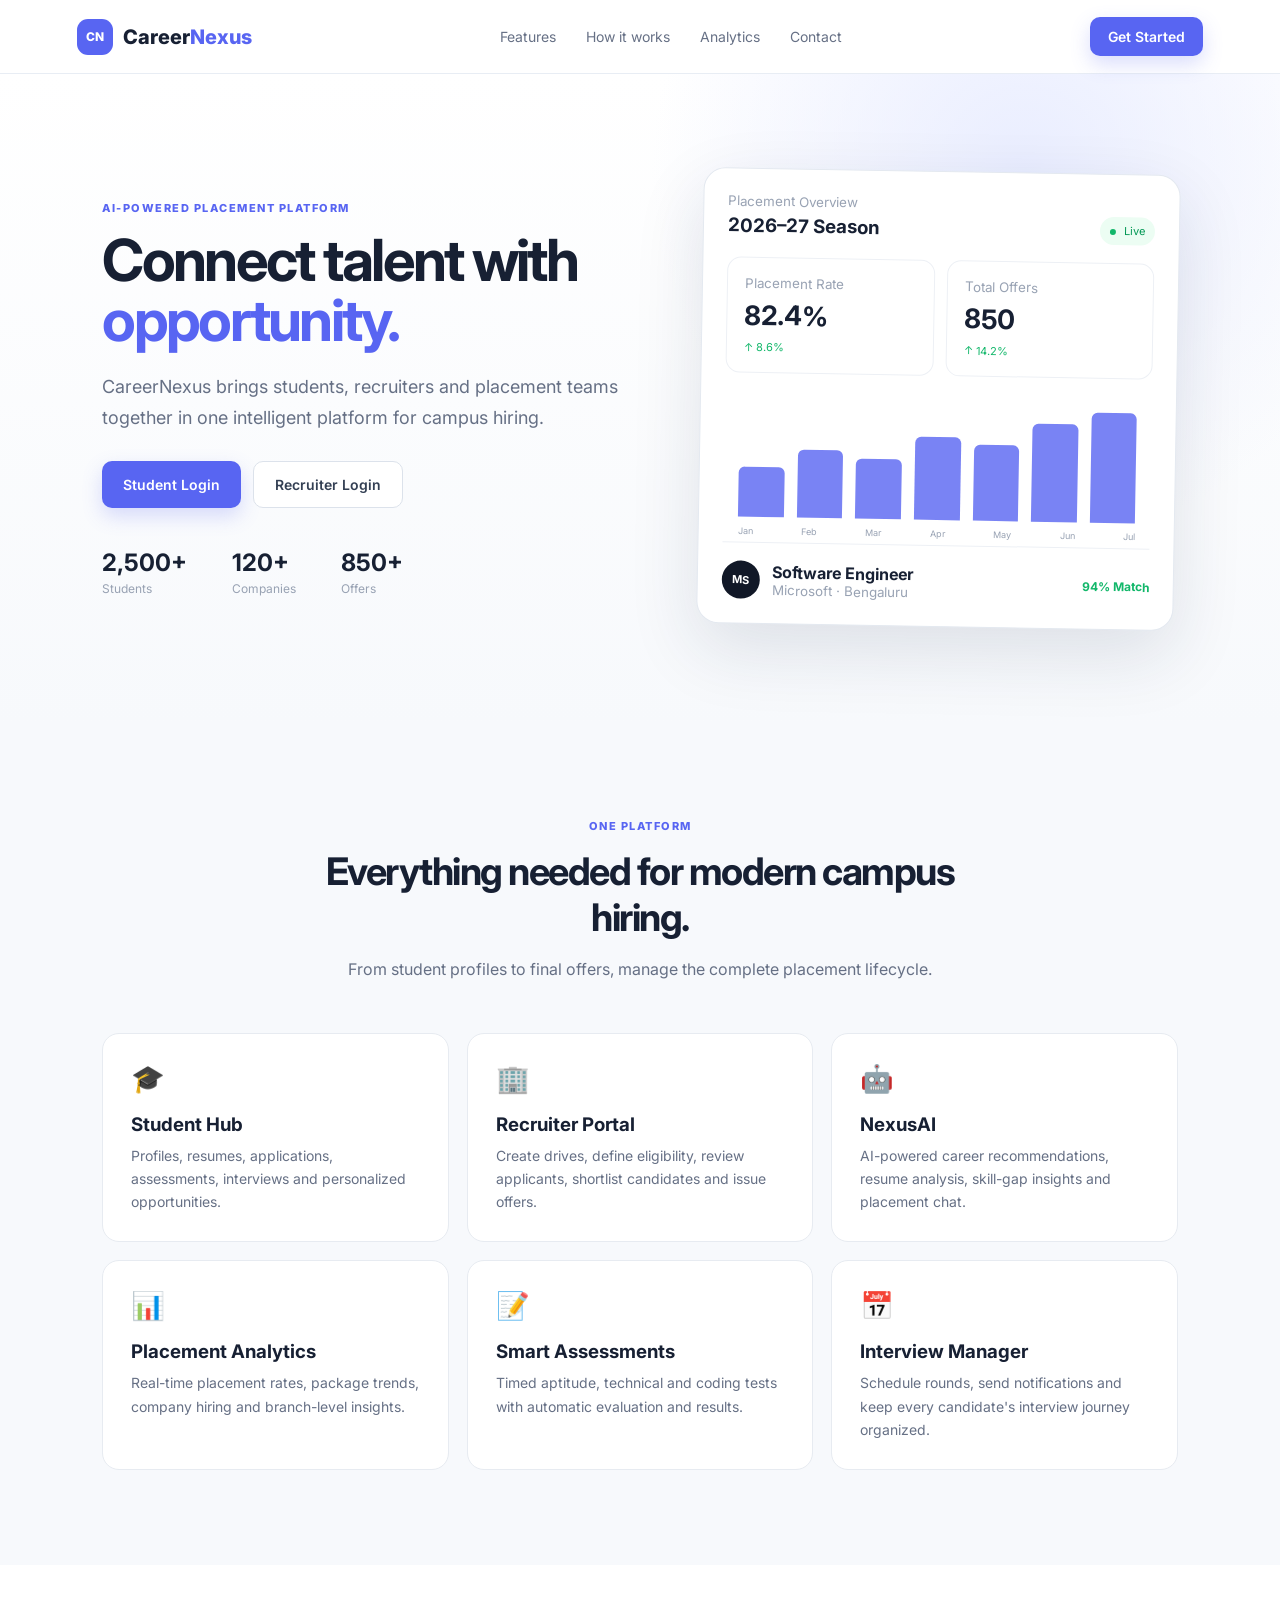
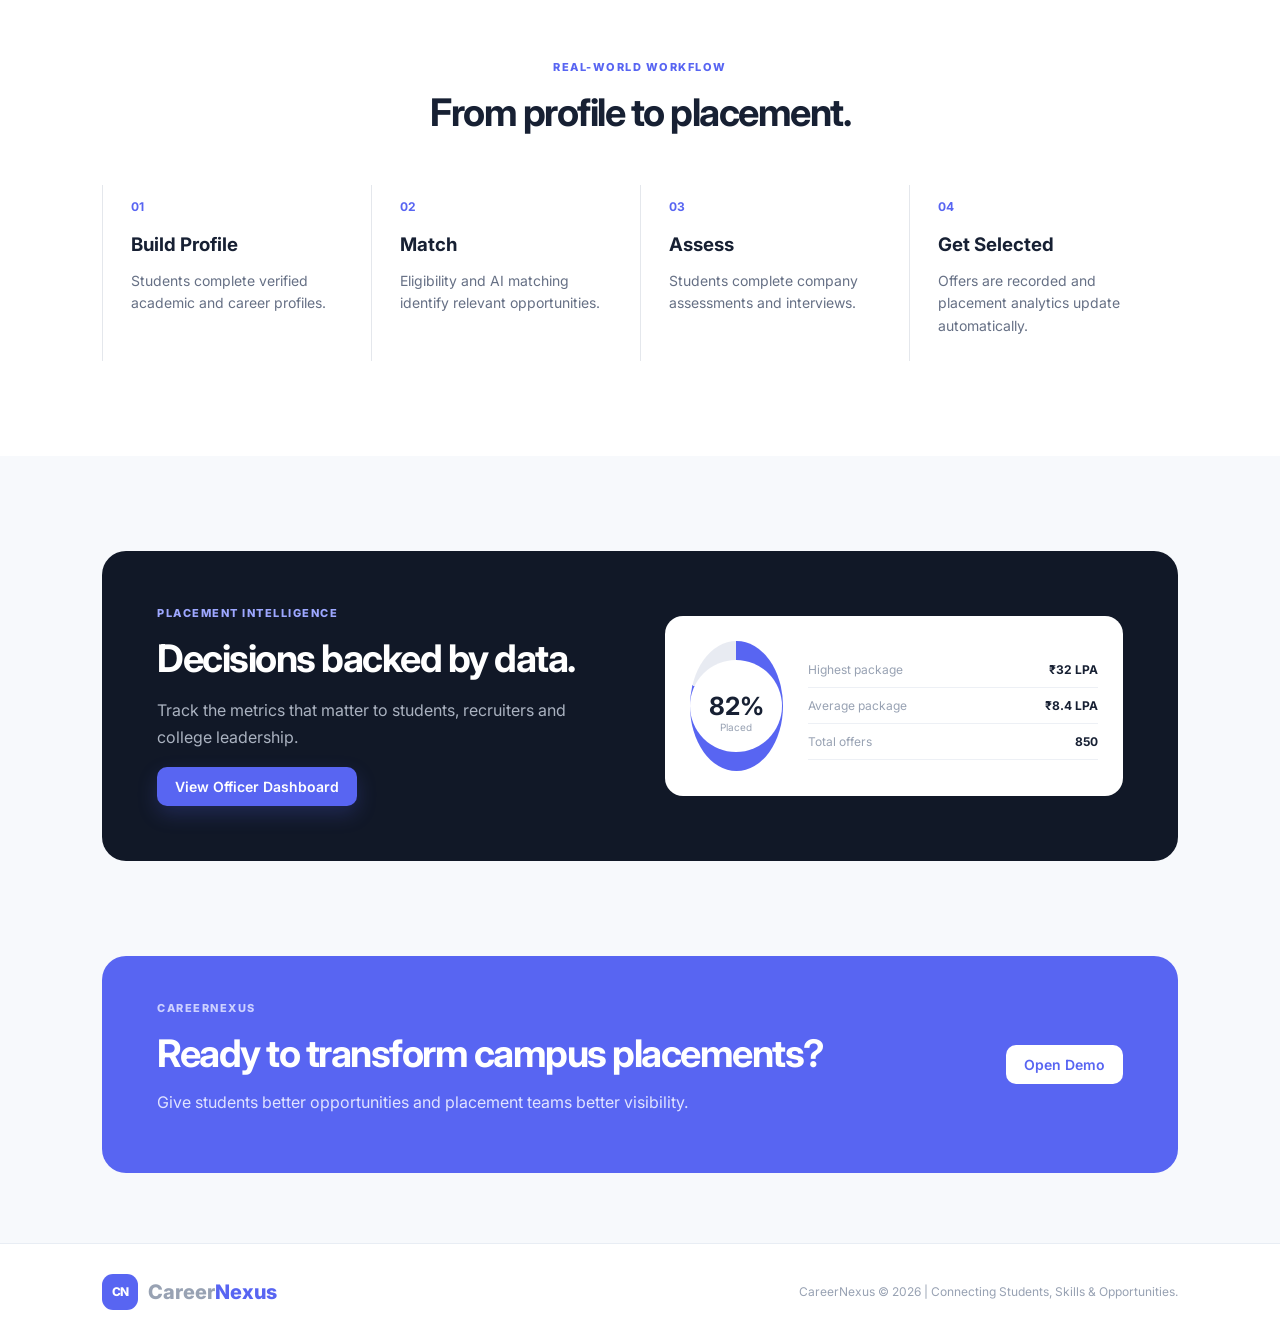
<file: index.html>
<!DOCTYPE html>
<html lang="en">
<head>
  <meta charset="UTF-8" />
  <meta name="viewport" content="width=device-width, initial-scale=1.0" />
  <meta name="description" content="CareerNexus - Connecting Students, Skills & Opportunities." />
  <title>CareerNexus | Placement Management</title>
  <link rel="preconnect" href="https://fonts.googleapis.com">
  <link rel="preconnect" href="https://fonts.gstatic.com" crossorigin>
  <link href="https://fonts.googleapis.com/css2?family=Inter:wght@400;500;600;700;800&display=swap" rel="stylesheet">
  <link rel="stylesheet" href="style.css" />
</head>
<body>
  <header class="topbar">
    <a class="brand" href="#home"><span class="brand-mark">CN</span><span>Career<span>Nexus</span></span></a>
    <nav><a href="#features">Features</a><a href="#workflow">How it works</a><a href="#analytics">Analytics</a><a href="#contact">Contact</a></nav>
    <button class="btn btn-primary" onclick="openLogin('Student')">Get Started</button>
  </header>

  <main>
    <section id="home" class="hero">
      <div class="hero-copy">
        <div class="eyebrow">AI-POWERED PLACEMENT PLATFORM</div>
        <h1>Connect talent with <span>opportunity.</span></h1>
        <p>CareerNexus brings students, recruiters and placement teams together in one intelligent platform for campus hiring.</p>
        <div class="hero-actions"><button class="btn btn-primary btn-lg" onclick="openLogin('Student')">Student Login</button><button class="btn btn-secondary btn-lg" onclick="openLogin('Recruiter')">Recruiter Login</button></div>
        <div class="trust"><div><strong>2,500+</strong><small>Students</small></div><div><strong>120+</strong><small>Companies</small></div><div><strong>850+</strong><small>Offers</small></div></div>
      </div>
      <div class="hero-dashboard">
        <div class="dashboard-head"><div><small>Placement Overview</small><h3>2026–27 Season</h3></div><span class="live"><i></i> Live</span></div>
        <div class="metric-grid"><div class="metric"><small>Placement Rate</small><strong>82.4%</strong><span class="up">↑ 8.6%</span></div><div class="metric"><small>Total Offers</small><strong>850</strong><span class="up">↑ 14.2%</span></div></div>
        <div class="chart"><div class="bars"><i style="height:42%"></i><i style="height:57%"></i><i style="height:50%"></i><i style="height:69%"></i><i style="height:63%"></i><i style="height:82%"></i><i style="height:92%"></i></div><div class="months"><span>Jan</span><span>Feb</span><span>Mar</span><span>Apr</span><span>May</span><span>Jun</span><span>Jul</span></div></div>
        <div class="match-row"><div class="avatar">MS</div><div><strong>Software Engineer</strong><small>Microsoft · Bengaluru</small></div><b>94% Match</b></div>
      </div>
    </section>

    <section id="features" class="section"><div class="section-title"><div class="eyebrow">ONE PLATFORM</div><h2>Everything needed for modern campus hiring.</h2><p>From student profiles to final offers, manage the complete placement lifecycle.</p></div>
      <div class="feature-grid">
        <article><span class="icon">🎓</span><h3>Student Hub</h3><p>Profiles, resumes, applications, assessments, interviews and personalized opportunities.</p></article>
        <article><span class="icon">🏢</span><h3>Recruiter Portal</h3><p>Create drives, define eligibility, review applicants, shortlist candidates and issue offers.</p></article>
        <article><span class="icon">🤖</span><h3>NexusAI</h3><p>AI-powered career recommendations, resume analysis, skill-gap insights and placement chat.</p></article>
        <article><span class="icon">📊</span><h3>Placement Analytics</h3><p>Real-time placement rates, package trends, company hiring and branch-level insights.</p></article>
        <article><span class="icon">📝</span><h3>Smart Assessments</h3><p>Timed aptitude, technical and coding tests with automatic evaluation and results.</p></article>
        <article><span class="icon">📅</span><h3>Interview Manager</h3><p>Schedule rounds, send notifications and keep every candidate's interview journey organized.</p></article>
      </div>
    </section>

    <section id="workflow" class="section workflow"><div class="section-title"><div class="eyebrow">REAL-WORLD WORKFLOW</div><h2>From profile to placement.</h2></div><div class="steps"><div><b>01</b><h3>Build Profile</h3><p>Students complete verified academic and career profiles.</p></div><div><b>02</b><h3>Match</h3><p>Eligibility and AI matching identify relevant opportunities.</p></div><div><b>03</b><h3>Assess</h3><p>Students complete company assessments and interviews.</p></div><div><b>04</b><h3>Get Selected</h3><p>Offers are recorded and placement analytics update automatically.</p></div></div></section>

    <section id="analytics" class="section analytics"><div class="analytics-card"><div><div class="eyebrow">PLACEMENT INTELLIGENCE</div><h2>Decisions backed by data.</h2><p>Track the metrics that matter to students, recruiters and college leadership.</p><button class="btn btn-primary" onclick="openLogin('Placement Officer')">View Officer Dashboard</button></div><div class="mini-chart"><div class="ring"><strong>82%</strong><small>Placed</small></div><ul><li><span>Highest package</span><b>₹32 LPA</b></li><li><span>Average package</span><b>₹8.4 LPA</b></li><li><span>Total offers</span><b>850</b></li></ul></div></div></section>

    <section id="contact" class="cta"><div><div class="eyebrow">CAREERNEXUS</div><h2>Ready to transform campus placements?</h2><p>Give students better opportunities and placement teams better visibility.</p></div><button class="btn btn-light" onclick="openLogin('Super Admin')">Open Demo</button></section>
  </main>

  <footer><div class="brand"><span class="brand-mark">CN</span><span>Career<span>Nexus</span></span></div><p>CareerNexus © 2026 | Connecting Students, Skills & Opportunities.</p></footer>

  <div id="loginModal" class="modal hidden"><div class="modal-box"><button class="close" onclick="closeLogin()">×</button><div class="brand"><span class="brand-mark">CN</span><span>Career<span>Nexus</span></span></div><h2 id="loginTitle">Welcome back</h2><p id="loginSubtitle">Sign in to continue.</p><form onsubmit="demoLogin(event)"><label>Email<input id="email" type="email" placeholder="you@college.edu" required></label><label>Password<input type="password" placeholder="••••••••" required></label><button class="btn btn-primary full" type="submit">Sign in</button></form><div class="demo-note">Demo interface · Connect backend authentication for production use.</div></div></div>
  <div id="toast" class="toast"></div>
  <script src="script.js"></script>
</body>
</html>
</file>
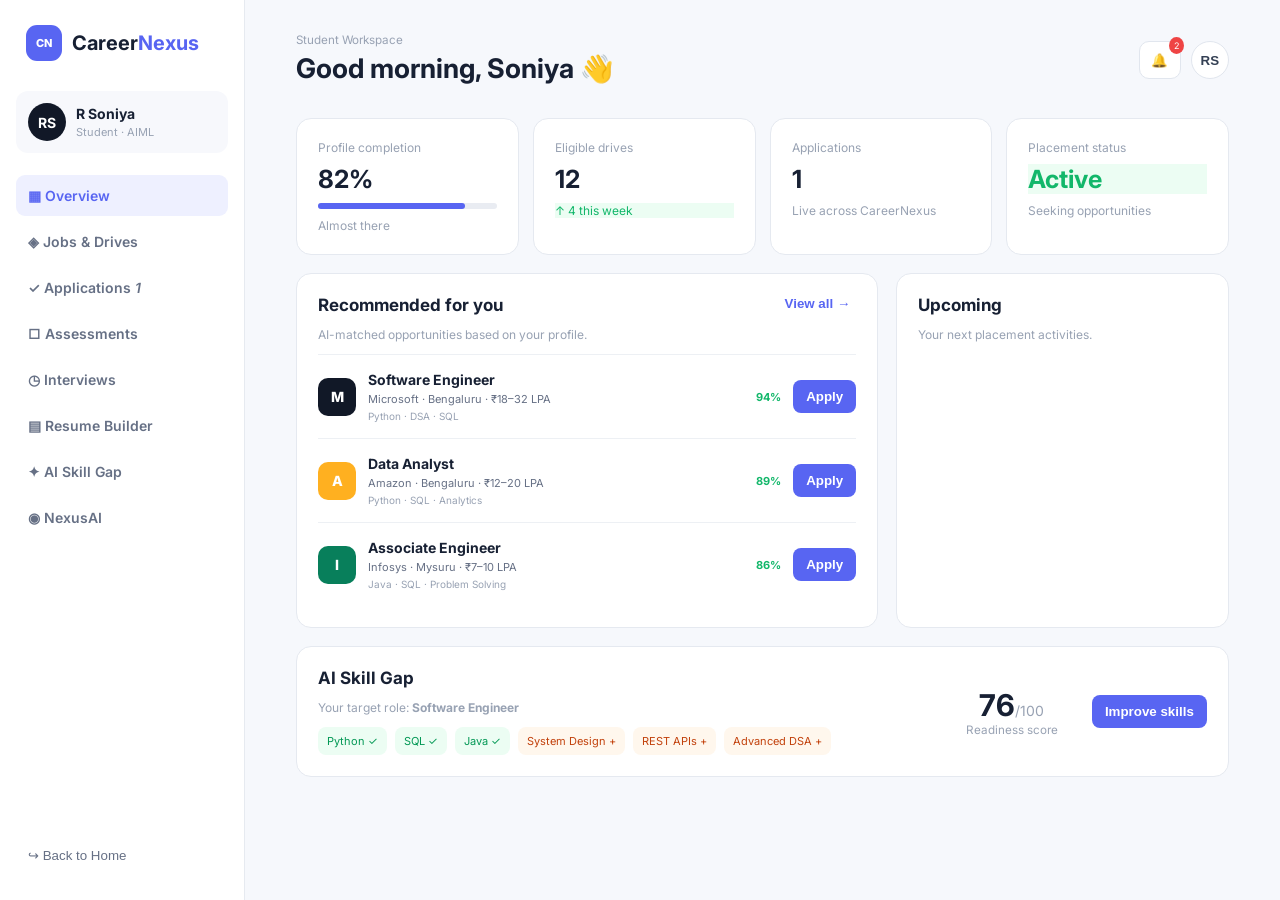
<file: dashboard.html>
<!DOCTYPE html><html lang="en"><head><meta charset="UTF-8"><meta name="viewport" content="width=device-width,initial-scale=1"><title>CareerNexus Dashboard</title><link rel="preconnect" href="https://fonts.googleapis.com"><link rel="preconnect" href="https://fonts.gstatic.com" crossorigin><link href="https://fonts.googleapis.com/css2?family=Inter:wght@400;500;600;700;800&display=swap" rel="stylesheet"><link rel="stylesheet" href="dashboard.css"></head><body><aside class="sidebar"><a class="brand" href="index.html"><span class="logo">CN</span><b>Career<span>Nexus</span></b></a><div class="profile"><div class="avatar">RS</div><div><strong>R Soniya</strong><small>Student · AIML</small></div></div><nav><a class="active" data-view="overview">▦ Overview</a><a data-view="jobs">◈ Jobs & Drives</a><a data-view="applications">✓ Applications <em id="appNavCount">0</em></a><a data-view="assessments">□ Assessments</a><a data-view="interviews">◷ Interviews</a><a data-view="resume">▤ Resume Builder</a><a data-view="skills">✦ AI Skill Gap</a><a data-view="chat">◉ NexusAI</a></nav><button class="logout" onclick="location.href='index.html'">↪ Back to Home</button></aside><main><header><div><small>Student Workspace</small><h1 id="pageTitle">Good morning, Soniya 👋</h1></div><div class="header-actions"><button class="icon-btn" onclick="showNotifications()">🔔<i id="notificationCount">0</i></button><button class="user-btn">RS</button></div></header><section id="overview" class="view active"><div class="stats"><div><span>Profile completion</span><strong>82%</strong><div class="progress"><i style="width:82%"></i></div><small>Almost there</small></div><div><span>Eligible drives</span><strong>12</strong><small class="green">↑ 4 this week</small></div><div><span>Applications</span><strong id="applicationCount">0</strong><small id="applicationSub">Live across CareerNexus</small></div><div><span>Placement status</span><strong class="green">Active</strong><small>Seeking opportunities</small></div></div><div class="grid2"><div class="card"><div class="card-head"><div><h2>Recommended for you</h2><p>AI-matched opportunities based on your profile.</p></div><button class="text-btn" onclick="switchView('jobs')">View all →</button></div><div class="job-list"><article><div class="company ms">M</div><div class="job-info"><strong>Software Engineer</strong><span>Microsoft · Bengaluru · ₹18–32 LPA</span><small>Python · DSA · SQL</small></div><b class="match">94%</b><button class="apply" data-company="Microsoft" data-job="Software Engineer" onclick="cnLiveApply(this.dataset.company,this.dataset.job,this)">Apply</button></article><article><div class="company am">A</div><div class="job-info"><strong>Data Analyst</strong><span>Amazon · Bengaluru · ₹12–20 LPA</span><small>Python · SQL · Analytics</small></div><b class="match">89%</b><button class="apply" data-company="Amazon" data-job="Data Analyst" onclick="cnLiveApply(this.dataset.company,this.dataset.job,this)">Apply</button></article><article><div class="company in">I</div><div class="job-info"><strong>Associate Engineer</strong><span>Infosys · Mysuru · ₹7–10 LPA</span><small>Java · SQL · Problem Solving</small></div><b class="match">86%</b><button class="apply" data-company="Infosys" data-job="Associate Engineer" onclick="cnLiveApply(this.dataset.company,this.dataset.job,this)">Apply</button></article></div></div><div class="card"><div class="card-head"><div><h2>Upcoming</h2><p>Your next placement activities.</p></div></div><div class="timeline" id="upcomingTimeline"></div></div></div><div class="card skill-card"><div><h2>AI Skill Gap</h2><p>Your target role: <b>Software Engineer</b></p><div class="skills"><span class="have">Python ✓</span><span class="have">SQL ✓</span><span class="have">Java ✓</span><span class="need">System Design +</span><span class="need">REST APIs +</span><span class="need">Advanced DSA +</span></div></div><div class="score"><strong>76</strong><span>/100</span><small>Readiness score</small></div><button class="btn" onclick="switchView('skills')">Improve skills</button></div></section><section id="jobs" class="view"><div class="page-head"><div><h2>Jobs & Placement Drives</h2><p>Opportunities matched to your eligibility.</p></div><input class="search" placeholder="🔎 Search jobs, companies..." oninput="filterJobs(this.value)"></div><div class="jobs-full" id="jobContainer"></div></section><section id="applications" class="view"><div class="page-head"><div><h2>My Applications</h2><p>Track your placement journey in real time.</p></div></div><div class="table card" id="applicationTable"></div></section><section id="assessments" class="view"><div class="page-head"><div><h2>Assessments</h2><p>Tests assigned by recruiters and your placement cell.</p></div></div><div class="assessment-grid" id="assessmentContainer"></div></section><section id="interviews" class="view"><div class="page-head"><div><h2>Interview Schedule</h2><p>Keep every round organized.</p></div></div><div id="interviewContainer"></div></section><section id="resume" class="view"><div class="page-head"><div><h2>Resume Builder</h2><p>Create an ATS-friendly resume from your CareerNexus profile.</p></div><button class="btn" onclick="showToast('Resume preview generated')">Preview Resume</button></div><div class="resume-builder card"><div class="resume-side"><div class="resume-photo">RS</div><h3>R Soniya</h3><p>AIML Engineering Student</p><div class="resume-score">ATS Score <strong>87%</strong></div></div><div class="resume-form"><label>Professional headline<input value="AIML Engineering Student | Python | DSA | Machine Learning"></label><label>Summary<textarea>Engineering student passionate about AI, software development and data-driven solutions.</textarea></label><label>Skills<input value="Python, Java, DSA, SQL, Machine Learning, Git"></label><button class="btn" onclick="showToast('Resume saved successfully')">Save Resume</button></div></div></section><section id="skills" class="view"><div class="page-head"><div><h2>AI Skill Gap Analyzer</h2><p>Compare your current profile with your target role.</p></div></div><div class="skill-analysis card"><div><h3>Software Engineer</h3><p>Overall readiness</p><div class="big-score">76%</div></div><div class="skill-bars"><label>DSA <i><b style="width:82%"></b></i><em>82%</em></label><label>Python <i><b style="width:94%"></b></i><em>94%</em></label><label>System Design <i><b style="width:45%"></b></i><em>45%</em></label><label>REST APIs <i><b style="width:52%"></b></i><em>52%</em></label><label>SQL <i><b style="width:88%"></b></i><em>88%</em></label></div></div></section><section id="chat" class="view"><div class="page-head"><div><h2>NexusAI</h2><p>Your AI placement assistant.</p></div></div><div class="chat card"><div id="messages"><div class="bubble ai">Hi Soniya! 👋 I can help with company eligibility, interview preparation, resume improvement and career planning.</div></div><div class="quick"><button onclick="askAI('Which companies am I eligible for?')">Eligible companies</button><button onclick="askAI('How can I improve my resume?')">Improve resume</button><button onclick="askAI('How should I prepare for Microsoft?')">Microsoft prep</button></div><form onsubmit="sendChat(event)"><input id="chatInput" placeholder="Ask NexusAI anything about placements..." required><button class="btn">Send</button></form></div></section></main><div id="toast" class="toast"></div><div id="notificationPanel" class="notification-panel hidden"></div><script src="sync.js"></script><script src="integration.js"></script><script src="dashboard.js"></script><script src="dashboard-live.js"></script></body></html>
</file>
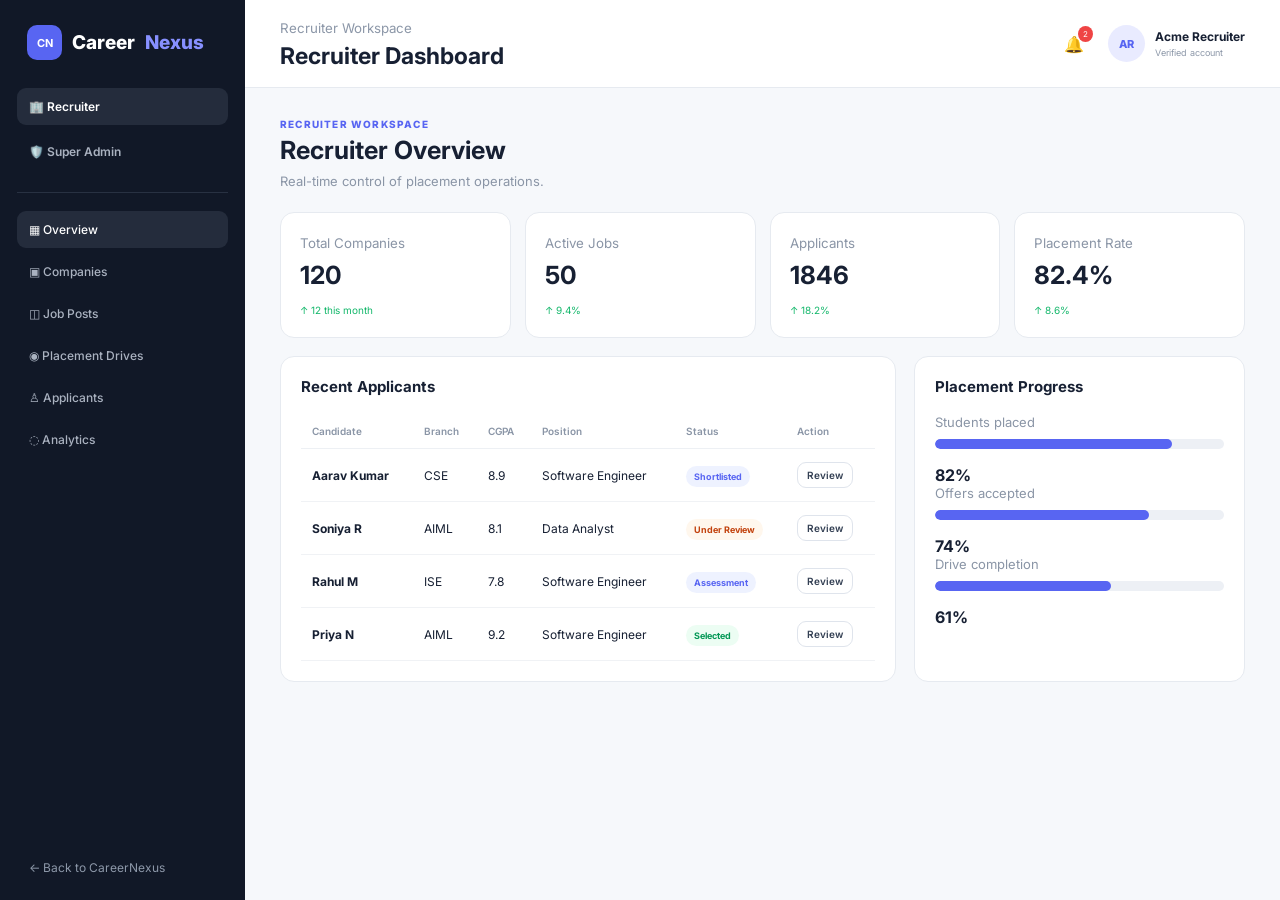
<file: portal.html>
<!DOCTYPE html><html lang="en"><head><meta charset="UTF-8"><meta name="viewport" content="width=device-width,initial-scale=1"><title>CareerNexus Portals</title><link rel="preconnect" href="https://fonts.googleapis.com"><link rel="preconnect" href="https://fonts.gstatic.com" crossorigin><link href="https://fonts.googleapis.com/css2?family=Inter:wght@400;500;600;700;800&display=swap" rel="stylesheet"><link rel="stylesheet" href="portal.css"></head><body><div class="app"><aside><a class="brand" href="index.html"><b>CN</b> Career<span>Nexus</span></a><div class="role-tabs"><button class="active" data-role="recruiter">🏢 Recruiter</button><button data-role="admin">🛡️ Super Admin</button></div><nav><button data-page="overview">▦ Overview</button><button data-page="companies">▣ Companies</button><button data-page="jobs">◫ Job Posts</button><button data-page="drives">◉ Placement Drives</button><button data-page="applicants">♙ Applicants</button><button data-page="analytics">◌ Analytics</button></nav><a class="back" href="index.html">← Back to CareerNexus</a></aside><main><header><div><small id="roleLabel">Recruiter Workspace</small><h1 id="pageTitle">Recruiter Dashboard</h1></div><div class="head-actions"><span class="notification" onclick="showLiveNotifications()">🔔 <i id="liveNotificationCount">0</i></span><div class="user"><span id="userAvatar">AR</span><div><b id="userName">Acme Recruiter</b><small>Verified account</small></div></div></div></header><div id="content"></div></main></div><div id="modal" class="modal hidden"></div><div id="toast" class="toast"></div><script src="sync.js"></script><script src="integration.js"></script><script src="portal.js"></script><script src="portal-sync.js"></script><script>function showLiveNotifications(){const d=cnLoad();show('Live Notifications',d.notifications.slice(0,8).map(n=>'<div class="check">🔔 <span>'+n.text+'</span></div>').join('')||'<p class="muted">No notifications.</p>')}function refreshLive(){document.getElementById('liveNotificationCount').textContent=cnLoad().notifications.filter(n=>!n.read).length}window.addEventListener('careernexus-sync',refreshLive);window.addEventListener('storage',refreshLive);refreshLive();const r=new URLSearchParams(location.search).get('role');if(r==='Super Admin'||r==='Placement Officer')setTimeout(()=>document.querySelector('[data-role="admin"]').click(),50);</script></body></html>
</file>
<file: style.css>
*{box-sizing:border-box}html{scroll-behavior:smooth}body{margin:0;font-family:Inter,Arial,sans-serif;color:#172033;background:#f7f9fc}a{text-decoration:none;color:inherit}.topbar{height:74px;padding:0 6%;display:flex;align-items:center;justify-content:space-between;background:rgba(255,255,255,.94);border-bottom:1px solid #e8edf4;position:sticky;top:0;z-index:20;backdrop-filter:blur(14px)}.brand{display:flex;align-items:center;gap:10px;font-weight:800;font-size:20px}.brand>span:last-child span{color:#5865f2}.brand-mark{display:grid;place-items:center;width:36px;height:36px;border-radius:11px;background:#5865f2;color:#fff;font-size:12px;letter-spacing:-.5px}nav{display:flex;gap:30px;font-size:14px;color:#667085}nav a:hover{color:#5865f2}.btn{border:0;border-radius:10px;padding:11px 18px;font:600 14px Inter;cursor:pointer;transition:.2s}.btn:hover{transform:translateY(-1px);filter:brightness(.98)}.btn-primary{background:#5865f2;color:#fff;box-shadow:0 8px 20px rgba(88,101,242,.22)}.btn-secondary{background:#fff;color:#344054;border:1px solid #dce2eb}.btn-light{background:#fff;color:#5865f2}.btn-lg{padding:14px 21px}.hero{min-height:650px;padding:90px 8%;display:grid;grid-template-columns:1.05fr .95fr;gap:70px;align-items:center;background:radial-gradient(circle at 80% 15%,#e9edff 0,transparent 32%),linear-gradient(180deg,#fff 0,#f7f9fc 100%)}.eyebrow{font-size:11px;font-weight:800;letter-spacing:1.5px;color:#5865f2;margin-bottom:15px}.hero h1{font-size:58px;line-height:1.04;letter-spacing:-2.7px;margin:0 0 22px;max-width:650px}.hero h1 span{color:#5865f2}.hero p{font-size:18px;line-height:1.7;color:#667085;max-width:600px}.hero-actions{display:flex;gap:12px;margin:28px 0 40px}.trust{display:flex;gap:45px}.trust strong{display:block;font-size:24px}.trust small{color:#98a2b3;font-size:12px}.hero-dashboard{background:#fff;border:1px solid #e4e9f0;border-radius:22px;padding:24px;box-shadow:0 25px 70px rgba(28,42,70,.12);transform:rotate(1deg)}.dashboard-head{display:flex;justify-content:space-between;align-items:center}.dashboard-head small,.metric small,.match-row small{display:block;color:#98a2b3}.dashboard-head h3{margin:5px 0 20px}.live{font-size:11px;background:#ecfdf3;color:#039855;padding:7px 10px;border-radius:20px}.live i{display:inline-block;width:6px;height:6px;border-radius:50%;background:#12b76a;margin-right:5px}.metric-grid{display:grid;grid-template-columns:1fr 1fr;gap:12px}.metric{padding:17px;border:1px solid #edf0f5;border-radius:14px}.metric strong{font-size:27px;display:block;margin:8px 0 3px}.up{font-size:11px;color:#12b76a}.chart{height:170px;padding:24px 15px 0;border-bottom:1px solid #edf0f5}.bars{height:120px;display:flex;align-items:end;gap:13px}.bars i{display:block;flex:1;border-radius:6px 6px 0 0;background:#5865f2;opacity:.8}.months{display:flex;justify-content:space-between;font-size:9px;color:#98a2b3;padding-top:8px}.match-row{display:flex;align-items:center;gap:12px;margin-top:18px}.avatar{width:38px;height:38px;border-radius:50%;display:grid;place-items:center;background:#111827;color:#fff;font-size:11px;font-weight:700}.match-row div:nth-child(2){flex:1}.match-row b{font-size:12px;color:#12b76a}.section{padding:95px 8%}.section-title{text-align:center;max-width:720px;margin:0 auto 50px}.section-title h2,.analytics-card h2,.cta h2{font-size:38px;letter-spacing:-1.5px;margin:0 0 13px}.section-title p,.analytics-card p{color:#667085;line-height:1.7}.feature-grid{display:grid;grid-template-columns:repeat(3,1fr);gap:18px}.feature-grid article{background:#fff;padding:28px;border:1px solid #e7ebf1;border-radius:17px;transition:.2s}.feature-grid article:hover{transform:translateY(-4px);box-shadow:0 15px 35px rgba(28,42,70,.08)}.icon{font-size:27px}.feature-grid h3{margin:18px 0 8px}.feature-grid p{color:#667085;font-size:14px;line-height:1.65;margin:0}.workflow{background:#fff}.steps{display:grid;grid-template-columns:repeat(4,1fr);gap:0}.steps>div{padding:10px 28px;border-left:1px solid #e4e7ec}.steps b{color:#5865f2;font-size:12px}.steps h3{margin:18px 0 8px}.steps p{color:#667085;font-size:14px;line-height:1.6}.analytics-card{max-width:1100px;margin:auto;border-radius:24px;background:#111827;color:#fff;padding:55px;display:grid;grid-template-columns:1fr 1fr;gap:50px;align-items:center}.analytics-card p{color:#aab2c0}.analytics-card .eyebrow{color:#9da7ff}.mini-chart{background:#fff;color:#172033;border-radius:18px;padding:25px;display:flex;align-items:center;gap:25px}.ring{width:130px;height:130px;border-radius:50%;background:conic-gradient(#5865f2 0 82%,#e8ebf2 82%);display:grid;place-items:center;position:relative}.ring:after{content:'';position:absolute;width:92px;height:92px;background:#fff;border-radius:50%}.ring strong,.ring small{position:absolute;z-index:1}.ring strong{font-size:25px}.ring small{margin-top:42px;font-size:10px;color:#98a2b3}.mini-chart ul{list-style:none;padding:0;margin:0;width:100%}.mini-chart li{display:flex;justify-content:space-between;padding:10px 0;border-bottom:1px solid #edf0f5;font-size:12px}.mini-chart li span{color:#98a2b3}.cta{margin:0 8% 70px;border-radius:24px;padding:45px 55px;background:#5865f2;color:#fff;display:flex;justify-content:space-between;align-items:center}.cta .eyebrow{color:#cdd1ff}.cta h2{margin-bottom:8px}.cta p{color:#e0e3ff}footer{background:#fff;border-top:1px solid #e8edf4;padding:28px 8%;display:flex;justify-content:space-between;align-items:center;color:#98a2b3;font-size:12px}.modal{position:fixed;inset:0;background:rgba(15,23,42,.5);display:grid;place-items:center;z-index:100;padding:20px}.hidden{display:none}.modal-box{background:#fff;border-radius:20px;padding:32px;width:min(420px,100%);position:relative;box-shadow:0 30px 80px rgba(0,0,0,.2)}.modal-box h2{margin:25px 0 6px}.modal-box p{color:#667085;font-size:14px;margin-top:0}.close{position:absolute;right:18px;top:15px;background:none;border:0;font-size:28px;color:#667085;cursor:pointer}.modal-box label{display:block;font-size:12px;font-weight:600;margin:17px 0}.modal-box input{display:block;width:100%;margin-top:7px;padding:12px;border:1px solid #d9dee8;border-radius:9px;font:14px Inter}.full{width:100%;margin-top:8px}.demo-note{font-size:11px;color:#98a2b3;margin-top:18px;text-align:center}.toast{position:fixed;right:25px;bottom:25px;background:#111827;color:#fff;padding:13px 18px;border-radius:10px;font-size:13px;opacity:0;transform:translateY(10px);transition:.25s;z-index:110}.toast.show{opacity:1;transform:none}@media(max-width:850px){nav{display:none}.hero{grid-template-columns:1fr;padding:65px 6%;gap:45px}.hero h1{font-size:45px}.feature-grid{grid-template-columns:1fr 1fr}.steps{grid-template-columns:1fr 1fr;gap:20px}.analytics-card{grid-template-columns:1fr;padding:35px}.cta{margin:0 6% 50px;padding:35px;gap:25px;flex-direction:column;align-items:flex-start}footer{padding:25px 6%;flex-direction:column;gap:15px}}@media(max-width:560px){.topbar{padding:0 5%}.topbar>.btn{display:none}.hero{padding:50px 5%}.hero h1{font-size:39px;letter-spacing:-1.8px}.hero-actions{flex-direction:column}.trust{gap:20px}.feature-grid{grid-template-columns:1fr}.section{padding:70px 5%}.steps{grid-template-columns:1fr}.analytics-card{padding:28px}.mini-chart{flex-direction:column}.cta{margin:0 5% 40px}.cta h2{font-size:30px}}
</file>
<file: dashboard.css>
*{box-sizing:border-box}body{margin:0;background:#f6f8fc;color:#172033;font:14px Inter,Arial,sans-serif}.sidebar{position:fixed;left:0;top:0;bottom:0;width:245px;background:#fff;border-right:1px solid #e6eaf0;padding:25px 16px;display:flex;flex-direction:column;z-index:5}.brand{display:flex;align-items:center;gap:10px;font-size:20px;margin:0 10px 30px;text-decoration:none;color:#172033}.brand span{color:#5865f2}.logo{width:36px;height:36px;border-radius:11px;background:#5865f2;color:#fff!important;display:grid;place-items:center;font-size:11px;font-weight:800}.profile{display:flex;gap:10px;align-items:center;padding:12px;background:#f7f8fc;border-radius:12px;margin-bottom:22px}.avatar,.user-btn{width:38px;height:38px;border-radius:50%;background:#111827;color:#fff;display:grid;place-items:center;font-weight:700;border:0}.profile strong,.profile small{display:block}.profile small{font-size:11px;color:#98a2b3;margin-top:3px}.sidebar nav{display:flex;flex-direction:column;gap:5px}.sidebar nav a{padding:12px;border-radius:9px;color:#667085;cursor:pointer;font-weight:600}.sidebar nav a:hover,.sidebar nav a.active{background:#eef0ff;color:#5865f2}.logout{margin-top:auto;border:0;background:none;text-align:left;padding:12px;color:#667085;cursor:pointer}main{margin-left:245px;padding:30px 4%}header{display:flex;justify-content:space-between;align-items:center;margin-bottom:28px}header small,.page-head p{color:#98a2b3}header h1{margin:5px 0;font-size:27px}.header-actions{display:flex;gap:10px}.icon-btn,.user-btn{background:#fff;color:#344054;border:1px solid #e1e6ee;position:relative}.icon-btn{width:42px;border-radius:10px}.icon-btn i{position:absolute;right:-4px;top:-5px;background:#ef4444;color:#fff;border-radius:50%;font:9px Inter;padding:3px 5px}.view{display:none}.view.active{display:block}.stats{display:grid;grid-template-columns:repeat(4,1fr);gap:14px;margin-bottom:18px}.stats>div,.card{background:#fff;border:1px solid #e5e9f0;border-radius:15px;padding:21px}.stats span,.stats small{display:block;color:#98a2b3;font-size:12px}.stats strong{font-size:25px;display:block;margin:9px 0}.progress{height:6px;background:#e9ecf2;border-radius:10px;margin:9px 0}.progress i{display:block;height:100%;background:#5865f2;border-radius:10px}.green{color:#12b76a!important}.grid2{display:grid;grid-template-columns:1.4fr .8fr;gap:18px}.card-head{display:flex;justify-content:space-between;align-items:start}.card h2{font-size:17px;margin:0}.card p{color:#98a2b3;font-size:12px}.text-btn{border:0;background:none;color:#5865f2;font-weight:700;cursor:pointer}.job-list article{display:flex;align-items:center;gap:12px;padding:16px 0;border-top:1px solid #edf0f4}.company{width:38px;height:38px;border-radius:10px;display:grid;place-items:center;color:#fff;font-weight:800}.ms{background:#111827}.am{background:#ffb020}.in{background:#087f5b}.job-info{flex:1}.job-info strong,.job-info span,.job-info small{display:block}.job-info span{font-size:11px;color:#667085;margin:4px 0}.job-info small{font-size:10px;color:#98a2b3}.match{font-size:11px;color:#12b76a}.apply,.btn{border:0;background:#5865f2;color:#fff;border-radius:8px;padding:9px 13px;font-weight:700;cursor:pointer}.timeline>div{border-left:2px solid #dfe3ff;padding:4px 0 20px 17px;margin-left:6px}.timeline b{font-size:10px;color:#5865f2}.timeline strong,.timeline span{display:block;margin-top:5px}.timeline span{font-size:11px;color:#98a2b3}.skill-card{margin-top:18px;display:flex;align-items:center;gap:30px}.skill-card>div:first-child{flex:1}.skills{display:flex;gap:8px;flex-wrap:wrap}.skills span{padding:7px 9px;border-radius:8px;font-size:11px}.have{background:#ecfdf3;color:#039855}.need{background:#fff7ed;color:#c2410c}.score{width:100px;text-align:center}.score strong{font-size:30px}.score span{color:#98a2b3}.score small{display:block;color:#98a2b3}.page-head{display:flex;justify-content:space-between;align-items:center;margin-bottom:20px}.page-head h2{font-size:25px;margin:0}.search{padding:12px 15px;border:1px solid #dce2ea;border-radius:10px;width:270px;background:#fff}.jobs-full{display:grid;grid-template-columns:repeat(2,1fr);gap:14px}.job-card{background:#fff;border:1px solid #e5e9f0;border-radius:15px;padding:20px}.job-card h3{margin:10px 0 5px}.job-card p{color:#667085}.badge,.pill{font-size:10px;padding:5px 8px;border-radius:20px}.blue{background:#eef4ff;color:#175cd3}.gray{background:#f2f4f7;color:#667085}.green{background:#ecfdf3;color:#039855}.row{display:grid;grid-template-columns:1.2fr 1.5fr 1fr .8fr;gap:10px;padding:15px 0;border-bottom:1px solid #edf0f4;align-items:center}.row:last-child{border-bottom:0}.th{font-size:11px;color:#98a2b3}.assessment-grid{display:grid;grid-template-columns:1fr 1fr;gap:18px}.assessment-grid h3{margin-bottom:5px}.pill{background:#eef4ff;color:#175cd3}.pill.done{background:#ecfdf3;color:#039855}.interview{display:flex;align-items:center;gap:18px}.date{width:60px;text-align:center;background:#eef0ff;color:#5865f2;border-radius:10px;padding:9px}.date b{font-size:24px;display:block}.date small{font-size:9px}.interview>div:nth-child(2){flex:1}.resume-builder{display:grid;grid-template-columns:260px 1fr;gap:35px}.resume-side{border-right:1px solid #edf0f4;padding-right:30px}.resume-photo{width:70px;height:70px;border-radius:50%;background:#111827;color:#fff;display:grid;place-items:center;font-size:20px;font-weight:800}.resume-score{margin-top:25px;background:#eef0ff;color:#5865f2;padding:15px;border-radius:10px}.resume-score strong{display:block;font-size:24px}.resume-form label{display:block;font-weight:600;font-size:12px;margin-bottom:16px}.resume-form input,.resume-form textarea,.chat input{display:block;width:100%;padding:12px;border:1px solid #dce2ea;border-radius:9px;margin-top:7px;font:13px Inter}.resume-form textarea{height:100px;resize:vertical}.skill-analysis{display:grid;grid-template-columns:280px 1fr;gap:50px}.big-score{font-size:55px;font-weight:800;color:#5865f2;margin-top:20px}.skill-bars label{display:grid;grid-template-columns:120px 1fr 45px;gap:12px;align-items:center;margin:15px 0;font-size:12px}.skill-bars i{height:9px;background:#e8ebf2;border-radius:10px}.skill-bars i b{display:block;height:100%;background:#5865f2;border-radius:10px}.skill-bars em{font-style:normal;color:#667085}.chat{max-width:850px}.bubble{max-width:75%;padding:13px 15px;border-radius:13px;margin-bottom:12px;line-height:1.5;font-size:13px}.bubble.ai{background:#f0f2ff}.bubble.user{background:#5865f2;color:#fff;margin-left:auto}.quick{display:flex;gap:7px;flex-wrap:wrap;margin:18px 0}.quick button{background:#fff;border:1px solid #dce2ea;padding:8px 11px;border-radius:20px;color:#5865f2;cursor:pointer}.chat form{display:flex;gap:8px}.chat form input{margin:0}.toast{position:fixed;right:25px;bottom:25px;background:#111827;color:#fff;padding:12px 16px;border-radius:9px;opacity:0;transform:translateY(8px);transition:.2s;z-index:20}.toast.show{opacity:1;transform:none}@media(max-width:950px){.sidebar{width:200px}.grid2,.stats{grid-template-columns:1fr 1fr}.jobs-full{grid-template-columns:1fr}.skill-card{flex-wrap:wrap}.resume-builder,.skill-analysis{grid-template-columns:1fr}.resume-side{border-right:0;border-bottom:1px solid #edf0f4;padding:0 0 20px}}@media(max-width:700px){.sidebar{position:relative;width:100%;height:auto}.sidebar nav{display:grid;grid-template-columns:1fr 1fr}.logout{display:none}main{margin-left:0;padding:22px 4%}header h1{font-size:21px}.stats,.grid2,.assessment-grid{grid-template-columns:1fr}.page-head{display:block}.search{width:100%;margin-top:15px}.row{grid-template-columns:1fr 1fr}.row.th{display:none}.interview{align-items:flex-start;flex-wrap:wrap}}
</file>
<file: portal.css>
*{box-sizing:border-box}body{margin:0;font-family:Inter,Arial;color:#172033;background:#f6f8fb}.app{display:grid;grid-template-columns:245px 1fr;min-height:100vh}aside{background:#111827;color:#d7dce5;padding:25px 17px;position:sticky;top:0;height:100vh}.brand{display:flex;gap:10px;align-items:center;color:#fff;font-weight:800;font-size:19px;text-decoration:none;margin:0 10px 28px}.brand span{color:#8790ff}.brand b{background:#5865f2;width:35px;height:35px;border-radius:10px;display:grid;place-items:center;font-size:11px}.role-tabs{display:grid;gap:8px;margin-bottom:22px}.role-tabs button,nav button{border:0;background:transparent;color:#aab2c0;text-align:left;padding:11px 12px;border-radius:9px;font:600 12px Inter;cursor:pointer}.role-tabs button.active,nav button:hover,nav button.active{background:#242c3c;color:#fff}nav{display:grid;gap:5px;border-top:1px solid #283142;padding-top:18px}nav button{font-weight:500}.back{position:absolute;bottom:25px;color:#8d98a9;text-decoration:none;font-size:12px;margin-left:12px}main{min-width:0}header{height:88px;background:#fff;border-bottom:1px solid #e6eaf0;padding:0 35px;display:flex;align-items:center;justify-content:space-between}header h1{font-size:23px;margin:5px 0 0}header small{color:#8c97a8}.head-actions{display:flex;align-items:center;gap:24px}.notification{position:relative}.notification i{position:absolute;top:-8px;right:-9px;background:#ef4444;color:#fff;border-radius:50%;font-size:8px;padding:3px 5px;font-style:normal}.user{display:flex;gap:10px;align-items:center}.user>span{width:37px;height:37px;border-radius:50%;background:#e9ebff;color:#5865f2;display:grid;place-items:center;font-size:11px;font-weight:800}.user b,.user small{display:block}.user b{font-size:12px}.user small{font-size:9px;margin-top:3px}.page{padding:30px 35px}.eyebrow{color:#5865f2;font-size:10px;font-weight:800;letter-spacing:1.2px}.page-head{display:flex;justify-content:space-between;align-items:center;margin-bottom:22px}.page-head h2{margin:5px 0;font-size:25px}.muted{color:#8a95a6;font-size:13px}.btn{border:0;border-radius:9px;padding:11px 15px;font:600 12px Inter;cursor:pointer}.primary{background:#5865f2;color:#fff}.secondary{background:#fff;border:1px solid #dfe4ec;color:#344054}.cards{display:grid;grid-template-columns:repeat(4,1fr);gap:14px}.card{background:#fff;border:1px solid #e6eaf0;border-radius:14px;padding:19px}.card small{color:#8a95a6}.card strong{display:block;font-size:25px;margin:8px 0}.up{font-size:10px;color:#12b76a}.grid2{display:grid;grid-template-columns:1.3fr .7fr;gap:18px;margin-top:18px}.panel{background:#fff;border:1px solid #e6eaf0;border-radius:14px;padding:20px}.panel h3{margin:0 0 18px;font-size:15px}.table-wrap{overflow:auto}.table{width:100%;border-collapse:collapse;font-size:12px}.table th{text-align:left;color:#8a95a6;font-size:10px;font-weight:600;padding:11px;border-bottom:1px solid #edf0f4}.table td{padding:13px 11px;border-bottom:1px solid #f0f2f5;white-space:nowrap}.badge{padding:5px 8px;border-radius:20px;font-size:9px;font-weight:700;background:#eef2ff;color:#5865f2}.green{background:#ecfdf3;color:#039855}.orange{background:#fff7ed;color:#c2410c}.red{background:#fef2f2;color:#b42318}.actions{display:flex;gap:7px}.mini{padding:6px 9px;font-size:10px}.bar{height:10px;background:#edf0f5;border-radius:8px;overflow:hidden;margin:9px 0 16px}.bar i{display:block;height:100%;background:#5865f2;border-radius:8px}.company-grid{display:grid;grid-template-columns:repeat(3,1fr);gap:14px}.company{display:flex;gap:13px;align-items:center}.logo{width:42px;height:42px;border-radius:12px;background:#eef0ff;display:grid;place-items:center;color:#5865f2;font-weight:800}.company h4{margin:0 0 4px}.company small{color:#8a95a6}.form{display:grid;grid-template-columns:1fr 1fr;gap:14px}.form label{font-size:11px;font-weight:600}.form input,.form select,.form textarea{display:block;width:100%;margin-top:6px;border:1px solid #dfe4ec;border-radius:8px;padding:11px;font:12px Inter;background:#fff}.form textarea{min-height:90px;resize:vertical}.full{grid-column:1/-1}.modal{position:fixed;inset:0;background:#10182899;display:grid;place-items:center;z-index:50;padding:20px}.modal.hidden{display:none}.modalbox{width:min(620px,100%);background:#fff;border-radius:17px;padding:25px}.modalbox-head{display:flex;justify-content:space-between}.close{border:0;background:none;font-size:25px;cursor:pointer}.toast{position:fixed;right:25px;bottom:25px;background:#111827;color:#fff;padding:12px 17px;border-radius:9px;font-size:12px;opacity:0;transform:translateY(8px);transition:.2s;z-index:100}.toast.show{opacity:1;transform:none}.chart-bars{height:220px;display:flex;align-items:end;gap:13px;padding:20px}.chart-bars i{flex:1;background:#5865f2;border-radius:5px 5px 0 0;min-height:15px}.chart-labels{display:flex;justify-content:space-around;color:#8a95a6;font-size:9px}.checklist{display:grid;gap:12px}.check{padding:12px;border:1px solid #edf0f4;border-radius:10px;display:flex;justify-content:space-between;font-size:11px}@media(max-width:900px){.app{grid-template-columns:75px 1fr}aside{padding:18px 10px}.brand{justify-content:center}.brand span{display:none}.role-tabs button,nav button{font-size:0;text-align:center}.role-tabs button:first-letter,nav button:first-letter{font-size:18px}.back{font-size:0}.back:first-letter{font-size:18px}.cards{grid-template-columns:1fr 1fr}.grid2{grid-template-columns:1fr}.company-grid{grid-template-columns:1fr 1fr}}@media(max-width:600px){.app{display:block}aside{height:auto;position:relative;display:flex;align-items:center;gap:8px;overflow:auto}.brand{margin:0}.role-tabs{display:flex;margin:0}.role-tabs button{font-size:10px}.role-tabs button:first-letter{font-size:10px}nav{display:flex;border:0;padding:0}.back{display:none}header{padding:15px;height:auto}.page{padding:20px 15px}.cards{grid-template-columns:1fr 1fr}.company-grid{grid-template-columns:1fr}.form{grid-template-columns:1fr}.head-actions .user div{display:none}}
</file>
